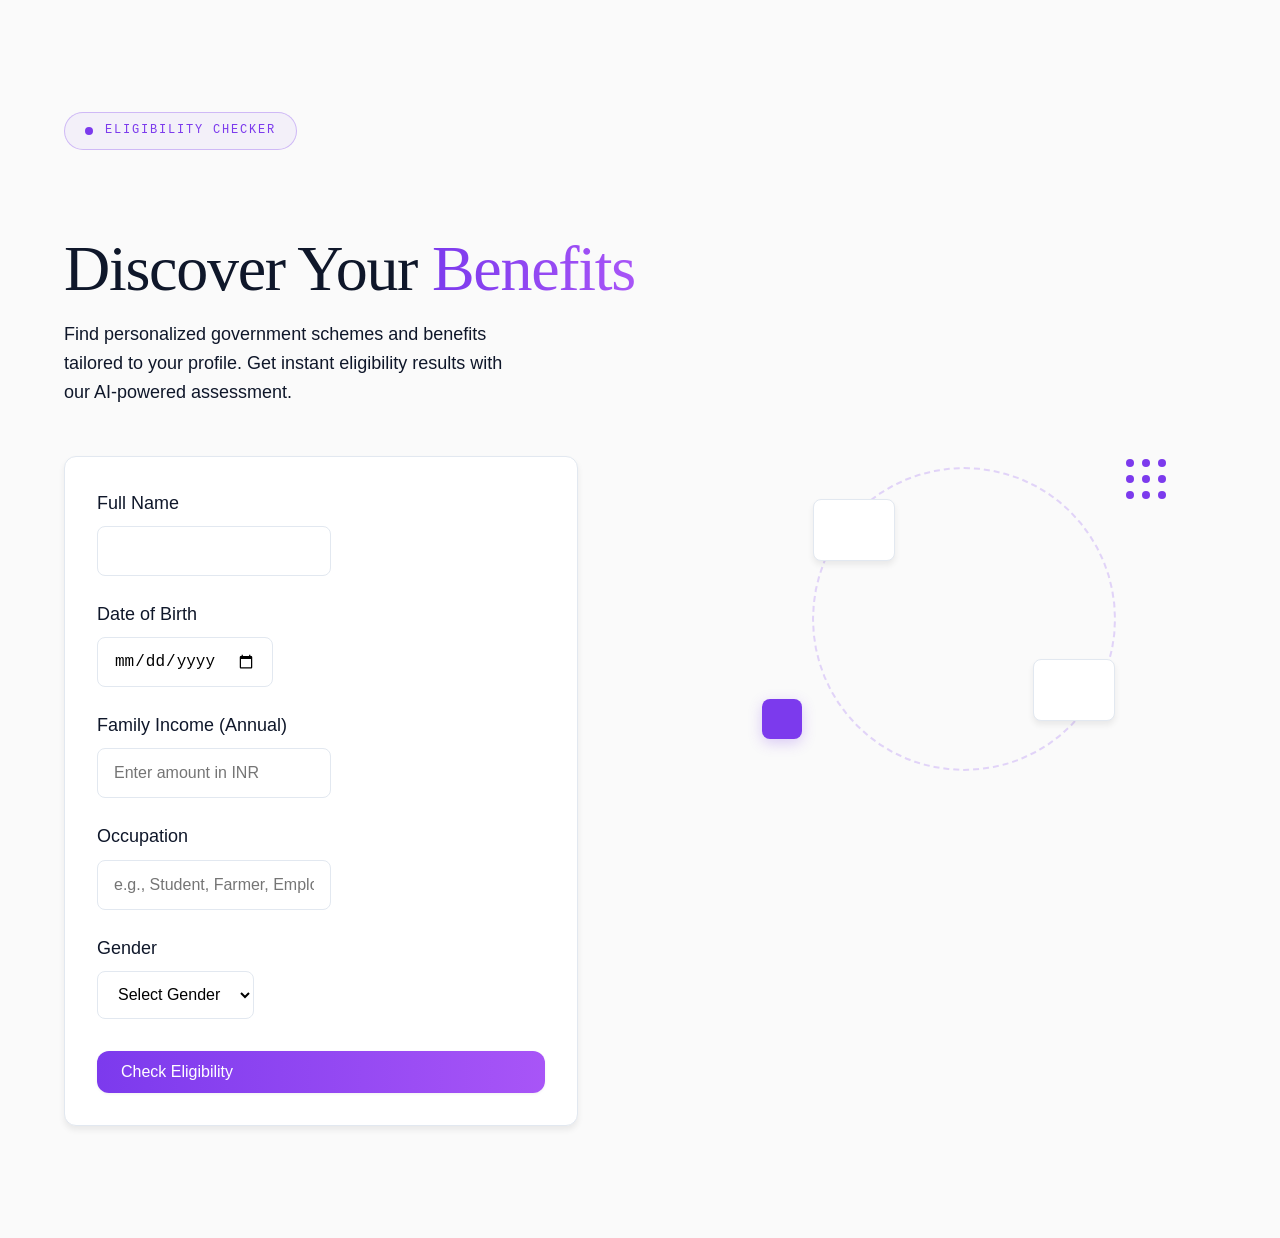
<file: templates/index.html>
<!DOCTYPE html>
<html lang="en">
<head>
  <meta charset="UTF-8">
  <meta name="viewport" content="width=device-width, initial-scale=1.0">
  <title>Yojna.ai - Hero Page</title>
  <link rel="stylesheet" href="index.css">
</head>
<body>
  <section class="hero section">
    <div class="container">
      <div class="hero-grid">
        <div>
          <div class="section-label" style="margin-bottom: 2rem;">
            <span class="dot"></span>
            <span>Eligibility Checker</span>
          </div>
          <h1 class="display" style="margin-bottom: 1rem;">Discover Your <span class="gradient-text">Benefits</span></h1>
          <p class="body" style="margin-bottom: 3rem; max-width: 28rem;">Find personalized government schemes and benefits tailored to your profile. Get instant eligibility results with our AI-powered assessment.</p>
          
          <div class="card" style="padding: 2rem; max-width: 28rem;">
            <form id="schemeForm">
              <div style="margin-bottom: 1.5rem;">
                <label for="fullName" class="body" style="display: block; margin-bottom: 0.5rem; font-weight: 500;">Full Name</label>
                <input type="text" id="fullName" name="fullName" class="input" required>
              </div>
              
              <div style="margin-bottom: 1.5rem;">
                <label for="dob" class="body" style="display: block; margin-bottom: 0.5rem; font-weight: 500;">Date of Birth</label>
                <input type="date" id="dob" name="dob" class="input" required>
              </div>
              
              <div style="margin-bottom: 1.5rem;">
                <label for="familyIncome" class="body" style="display: block; margin-bottom: 0.5rem; font-weight: 500;">Family Income (Annual)</label>
                <input type="number" id="familyIncome" name="familyIncome" class="input" placeholder="Enter amount in INR" required>
              </div>
              <div style="margin-bottom: 1.5rem;">
                <label for="occupation" class="body" style="display: block; margin-bottom: 0.5rem; font-weight: 500;">Occupation</label>
                <input type="text" id="occupation" name="occupation" class="input" placeholder="e.g., Student, Farmer, Employee" required>
              </div>
              
              <div style="margin-bottom: 2rem;">
                <label for="gender" class="body" style="display: block; margin-bottom: 0.5rem; font-weight: 500;">Gender</label>
                <select id="gender" name="gender" class="select" required>
                  <option value="">Select Gender</option>
                  <option value="male">Male</option>
                  <option value="female">Female</option>
                  <option value="other">Other</option>
                </select>
              </div>
              
              <button type="submit" class="btn btn-primary" style="width: 100%;">Check Eligibility</button>
            </form>
          </div>
        </div>
        
        <div class="hero-graphic">
          <div class="ring"></div>
          <div class="floating-card card1"></div>
          <div class="floating-card card2"></div>
          <div class="accent-block"></div>
          <div class="dots">
            <div class="dot"></div>
            <div class="dot"></div>
            <div class="dot"></div>
            <div class="dot"></div>
            <div class="dot"></div>
            <div class="dot"></div>
            <div class="dot"></div>
            <div class="dot"></div>
            <div class="dot"></div>
          </div>
        </div>
      </div>
    </div>
  </section>

  <script src="script.js"></script>
</body>
</html>
</file>
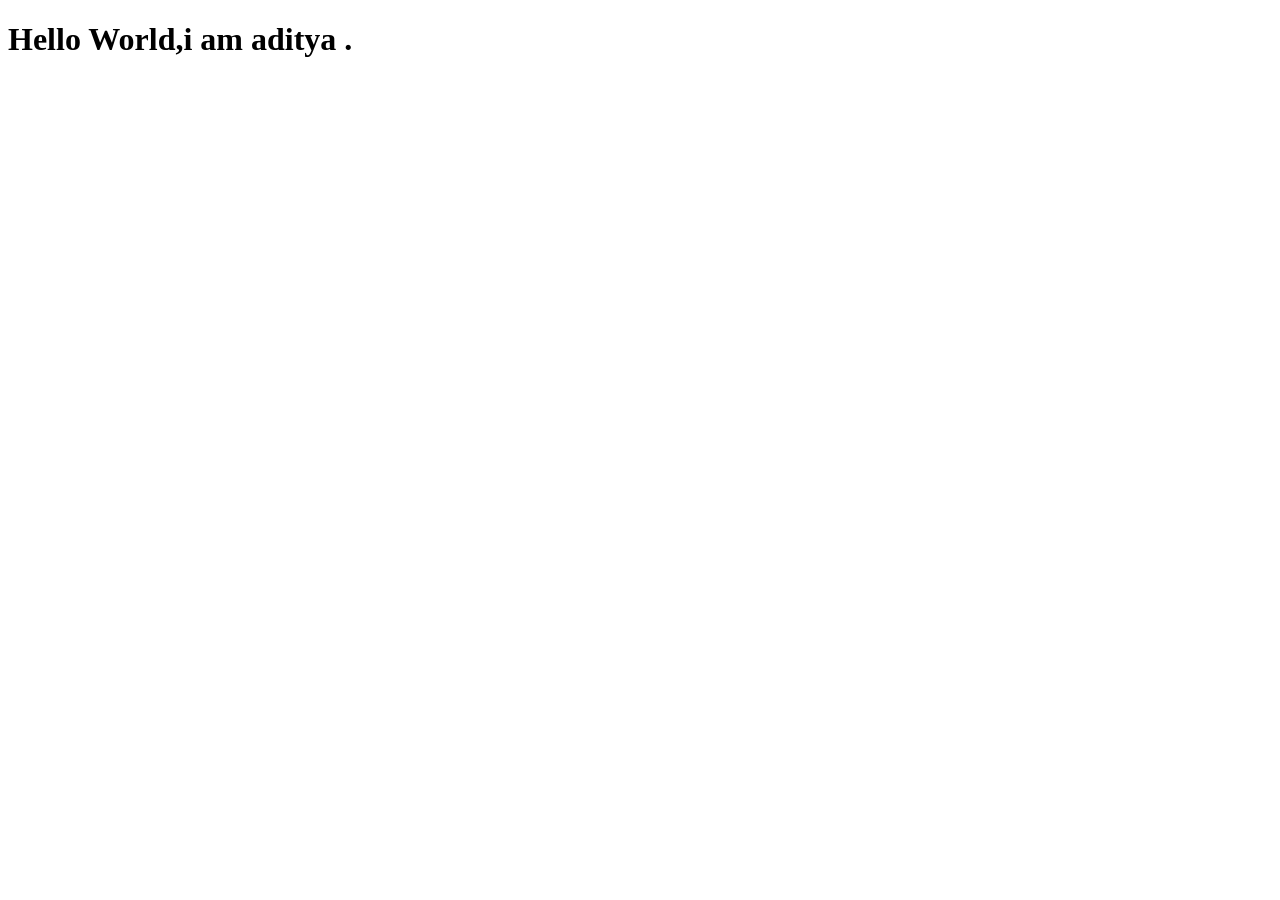
<file: templates/home.html>
<!DOCTYPE html>
<html>
    <head>
        <meta charset="utf-8">
        <meta http-equiv="X-UA-Compatible" content="IE=edge">
        <title>Homepage</title>
        <meta name="description" content="">
        <meta name="viewport" content="width=device-width, initial-scale=1">
        <link rel="stylesheet" href="">
    </head>
    <body>
        <h1>Hello World,i am aditya .</h1>
    </body>
</html>
</file>
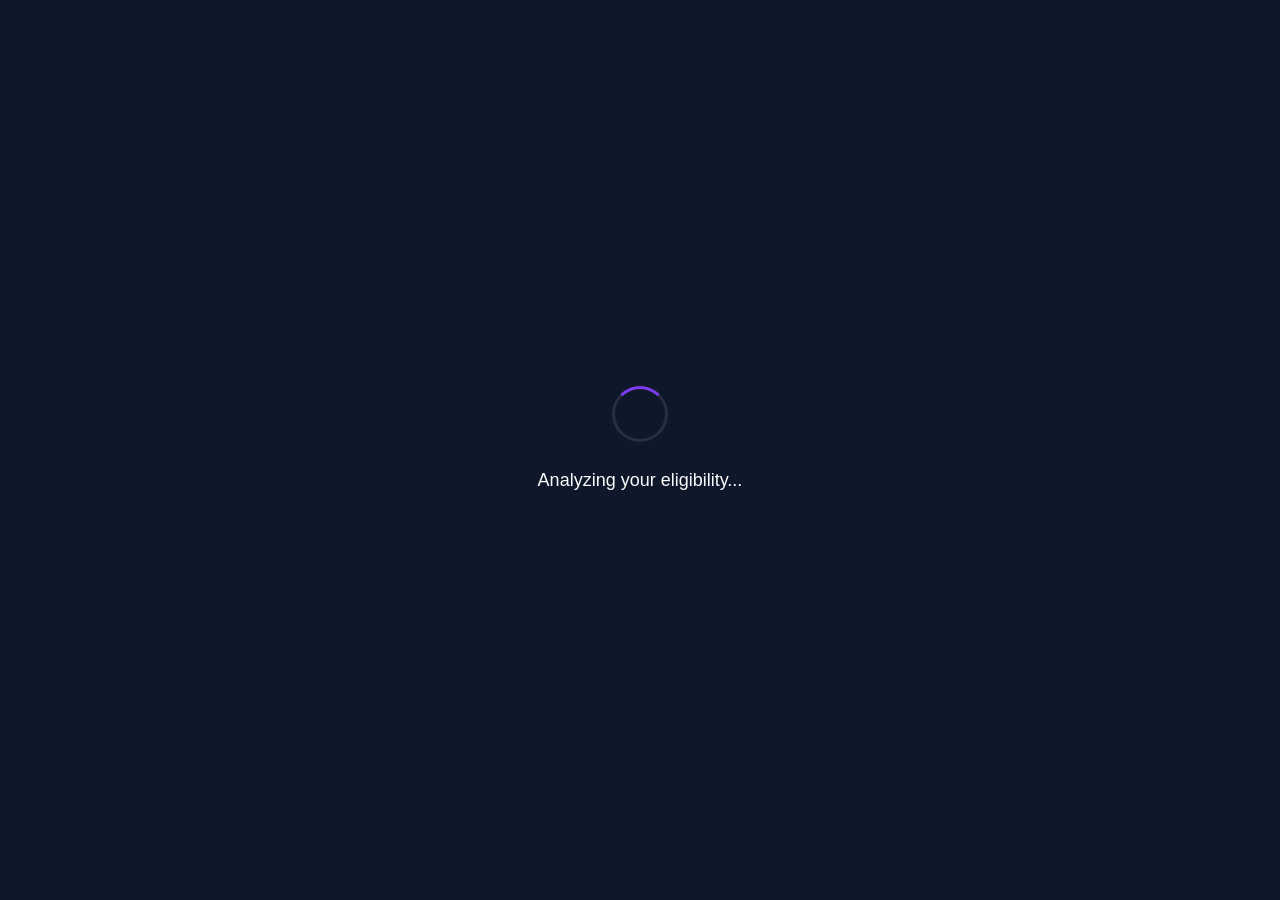
<file: templates/result.html>
<!DOCTYPE html>
<html lang="en">
<head>
  <meta charset="UTF-8">
  <meta name="viewport" content="width=device-width, initial-scale=1.0">
  <title>Yojna.ai - Results</title>
  <link rel="stylesheet" href="result.css">
</head>
<body>
  <div class="loading" id="loadingSection">
    <div class="spinner"></div>
    <p class="body" style="margin-top: 1.5rem;">Analyzing your eligibility...</p>
  </div>

  <section class="inverted section dot-pattern" id="resultSection" style="display: none;">
    <div class="container">
      <div class="result-section">
        <div style="text-align: center; max-width: 48rem; margin: 0 auto;">
          <div class="section-label" style="margin-bottom: 2rem; justify-content: center;">
            <span class="dot"></span>
            <span>Eligibility Results</span>
          </div>
          <h2 class="h1 gradient-text" style="margin-bottom: 1rem;">Your Personalized Benefits</h2>
          <p class="body" style="margin-bottom: 3rem; max-width: 32rem; margin-left: auto; margin-right: auto;">Based on your profile, here are the government schemes you may be eligible for. These results are personalized and may vary based on additional criteria.</p>

          <!-- Results Container for Backend Data -->
          <div id="resultsContainer" class="results-container">
            <!-- Results will be dynamically populated here -->
            <div class="loading-results">
              <div class="spinner" style="width: 40px; height: 40px; margin: 0 auto 1rem;"></div>
              <p class="body">Loading your personalized results...</p>
            </div>
          </div>

          <div style="text-align: center;">
            <button class="btn btn-primary" onclick="window.location.href='index.html'" style="margin-right: 1rem;">
              <svg width="16" height="16" viewBox="0 0 24 24" fill="none" xmlns="http://www.w3.org/2000/svg" style="margin-right: 0.5rem;">
                <path d="M19 12H5M12 19L5 12L12 5" stroke="currentColor" stroke-width="2" stroke-linecap="round" stroke-linejoin="round"/>
              </svg>
              Check for New Profile
            </button>
            <button class="btn btn-primary">
              <svg width="16" height="16" viewBox="0 0 24 24" fill="none" xmlns="http://www.w3.org/2000/svg" style="margin-right: 0.5rem;">
                <path d="M21 15V19C21 19.5304 20.7893 20.0391 20.4142 20.4142C20.0391 20.7893 19.5304 21 19 21H5C4.46957 21 3.96086 20.7893 3.58579 20.4142C3.21071 20.0391 3 19.5304 3 19V15" stroke="currentColor" stroke-width="2" stroke-linecap="round" stroke-linejoin="round"/>
                <path d="M7 10L12 15L17 10" stroke="currentColor" stroke-width="2" stroke-linecap="round" stroke-linejoin="round"/>
                <path d="M12 15V3" stroke="currentColor" stroke-width="2" stroke-linecap="round" stroke-linejoin="round"/>
              </svg>
              Download Full Report
            </button>
          </div>
        </div>
      </div>
    </div>
  </section>

  <script src="script.js"></script>
</body>
</html>
</file>
<file: templates/index.css>
/* Design Tokens */
:root {
  --background: #FAFAFA;
  --foreground: #0F172A;
  --muted: #F1F5F9;
  --muted-foreground: #64748B;
  --accent: #7C3AED;
  --accent-secondary: #A855F7;
  --accent-foreground: #FFFFFF;
  --border: #E2E8F0;
  --card: #FFFFFF;
  --ring: #7C3AED;
}

/* Fonts */
@import url('https://fonts.googleapis.com/css2?family=Inter:wght@400;500;600;700&family=Calistoga&family=JetBrains+Mono:wght@400;500&display=swap');

body {
  font-family: 'Inter', system-ui, sans-serif;
  margin: 0;
  padding: 0;
  color: var(--foreground);
  background: var(--background);
  line-height: 1.625;
}

/* Typography */
.display {
  font-family: 'Calistoga', serif;
  font-size: clamp(2.75rem, 5vw, 5.25rem);
  font-weight: 400;
  letter-spacing: -0.02em;
  line-height: 1.05;
}

.h1 {
  font-family: 'Calistoga', serif;
  font-size: clamp(2rem, 4vw, 3.25rem);
  font-weight: 400;
  line-height: 1.15;
}

.h2 {
  font-family: 'Inter', sans-serif;
  font-size: clamp(1.125rem, 2.5vw, 2rem);
  font-weight: 600;
  letter-spacing: -0.01em;
}

.body {
  font-family: 'Inter', sans-serif;
  font-size: clamp(0.875rem, 2vw, 1.125rem);
  font-weight: 400;
}

.label {
  font-family: 'JetBrains Mono', monospace;
  font-size: 0.75rem;
  font-weight: 400;
  letter-spacing: 0.15em;
  text-transform: uppercase;
}

.gradient-text {
  background: linear-gradient(to right, var(--accent), var(--accent-secondary));
  -webkit-background-clip: text;
  background-clip: text;
  color: transparent;
}

.gradient-bg {
  background: linear-gradient(to right, var(--accent), var(--accent-secondary));
}

.gradient-border {
  background: linear-gradient(to right, var(--accent), var(--accent-secondary));
  padding: 2px;
  border-radius: 12px;
}

.gradient-border > * {
  background: var(--card);
  border-radius: calc(12px - 2px);
  height: 100%;
  width: 100%;
}

/* Layout */
.container {
  max-width: 72rem;
  margin: 0 auto;
  padding: 0 1rem;
}

.section {
  padding: 7rem 0;
}

.hero-grid {
  display: grid;
  grid-template-columns: 1.1fr 0.9fr;
  gap: 2rem;
  align-items: center;
}

/* Components */
.card {
  background: var(--card);
  border: 1px solid var(--border);
  border-radius: 12px;
  box-shadow: 0 4px 6px rgba(0,0,0,0.07);
  transition: all 0.3s ease-out;
}

.card:hover {
  box-shadow: 0 20px 25px rgba(0,0,0,0.1);
}

.btn {
  display: inline-flex;
  align-items: center;
  gap: 0.5rem;
  padding: 0.75rem 1.5rem;
  border-radius: 12px;
  font-weight: 500;
  font-size: 1rem;
  cursor: pointer;
  transition: all 0.2s ease-out;
  border: none;
  position: relative;
  overflow: hidden;
}

.btn-primary {
  background: linear-gradient(to right, var(--accent), var(--accent-secondary));
  color: var(--accent-foreground);
  box-shadow: 0 1px 3px rgba(0,0,0,0.06);
}

.btn-primary:hover {
  transform: translateY(-2px);
  box-shadow: 0 8px 24px rgba(124,58,237,0.35);
  filter: brightness(1.1);
}

.btn-primary:active {
  transform: translateY(0) scale(0.98);
}

.btn-secondary {
  background: transparent;
  color: var(--foreground);
  border: 1px solid var(--border);
}

.btn-secondary:hover {
  background: var(--muted);
  border-color: rgba(124,58,237,0.3);
}

.input {
  height: 3rem;
  border: 1px solid var(--border);
  border-radius: 8px;
  padding: 0 1rem;
  font-size: 1rem;
  transition: border-color 0.2s ease;
  background: transparent;
}

.input:focus {
  outline: none;
  border-color: var(--accent);
  box-shadow: 0 0 0 2px rgba(124,58,237,0.2);
}

.select {
  height: 3rem;
  border: 1px solid var(--border);
  border-radius: 8px;
  padding: 0 1rem;
  font-size: 1rem;
  transition: border-color 0.2s ease;
  background: transparent;
}

.select:focus {
  outline: none;
  border-color: var(--accent);
  box-shadow: 0 0 0 2px rgba(124,58,237,0.2);
}

.section-label {
  display: inline-flex;
  align-items: center;
  gap: 0.75rem;
  padding: 0.5rem 1.25rem;
  border-radius: 9999px;
  border: 1px solid rgba(124,58,237,0.3);
  background: rgba(124,58,237,0.05);
  font-family: 'JetBrains Mono', monospace;
  font-size: 0.75rem;
  font-weight: 400;
  letter-spacing: 0.15em;
  text-transform: uppercase;
  color: var(--accent);
}

.section-label .dot {
  width: 0.5rem;
  height: 0.5rem;
  border-radius: 50%;
  background: var(--accent);
  animation: pulse 2s infinite;
}

@keyframes pulse {
  0%, 100% { opacity: 1; transform: scale(1); }
  50% { opacity: 0.7; transform: scale(1.3); }
}

/* Animations */
@keyframes float {
  0%, 100% { transform: translateY(0px); }
  50% { transform: translateY(-10px); }
}

@keyframes rotate {
  from { transform: rotate(0deg); }
  to { transform: rotate(360deg); }
}

.floating {
  animation: float 5s ease-in-out infinite;
}

.floating-delayed {
  animation: float 4s ease-in-out infinite;
  animation-delay: 1s;
}

.rotating {
  animation: rotate 60s linear infinite;
}

/* Hero Graphic */
.hero-graphic {
  position: relative;
  width: 100%;
  height: 400px;
}

.hero-graphic .ring {
  position: absolute;
  top: 50%;
  left: 50%;
  width: 300px;
  height: 300px;
  border: 2px dashed rgba(124,58,237,0.2);
  border-radius: 50%;
  transform: translate(-50%, -50%);
  animation: rotate 60s linear infinite;
}

.hero-graphic .floating-card {
  position: absolute;
  width: 80px;
  height: 60px;
  background: var(--card);
  border: 1px solid var(--border);
  border-radius: 8px;
  box-shadow: 0 4px 6px rgba(0,0,0,0.07);
}

.hero-graphic .card1 {
  top: 20%;
  left: 20%;
  animation: float 5s ease-in-out infinite;
}

.hero-graphic .card2 {
  top: 60%;
  right: 20%;
  animation: float 4s ease-in-out infinite;
  animation-delay: 1s;
}

.hero-graphic .accent-block {
  position: absolute;
  bottom: 20%;
  left: 10%;
  width: 40px;
  height: 40px;
  background: var(--accent);
  border-radius: 8px;
  box-shadow: 0 4px 14px rgba(124,58,237,0.25);
}

.hero-graphic .dots {
  position: absolute;
  top: 10%;
  right: 10%;
  display: grid;
  grid-template-columns: repeat(3, 1fr);
  gap: 8px;
}

.hero-graphic .dot {
  width: 8px;
  height: 8px;
  background: var(--accent);
  border-radius: 50%;
}

/* Responsive */
@media (max-width: 768px) {
  .section {
    padding: 4rem 0;
  }
  .hero-grid {
    grid-template-columns: 1fr;
    gap: 3rem;
  }
  .display {
    font-size: clamp(2rem, 8vw, 2.75rem);
  }
  .h1 {
    font-size: clamp(1.5rem, 6vw, 2rem);
  }
  .hero-graphic {
    height: 300px;
  }
  .hero-graphic .ring {
    width: 200px;
    height: 200px;
  }
}
</file>
<file: templates/result.css>
/* Design Tokens */
:root {
  --background: #FAFAFA;
  --foreground: #0F172A;
  --muted: #F1F5F9;
  --muted-foreground: #64748B;
  --accent: #7C3AED;
  --accent-secondary: #A855F7;
  --accent-foreground: #FFFFFF;
  --border: #E2E8F0;
  --card: #FFFFFF;
  --ring: #7C3AED;
}

/* Fonts */
@import url('https://fonts.googleapis.com/css2?family=Inter:wght@400;500;600;700&family=Calistoga&family=JetBrains+Mono:wght@400;500&display=swap');

body {
  font-family: 'Inter', system-ui, sans-serif;
  margin: 0;
  padding: 0;
  color: var(--foreground);
  background: var(--background);
  line-height: 1.625;
}

/* Typography */
.display {
  font-family: 'Calistoga', serif;
  font-size: clamp(2.75rem, 5vw, 5.25rem);
  font-weight: 400;
  letter-spacing: -0.02em;
  line-height: 1.05;
}

.h1 {
  font-family: 'Calistoga', serif;
  font-size: clamp(2rem, 4vw, 3.25rem);
  font-weight: 400;
  line-height: 1.15;
}

.h2 {
  font-family: 'Inter', sans-serif;
  font-size: clamp(1.125rem, 2.5vw, 2rem);
  font-weight: 600;
  letter-spacing: -0.01em;
}

.body {
  font-family: 'Inter', sans-serif;
  font-size: clamp(0.875rem, 2vw, 1.125rem);
  font-weight: 400;
}

.label {
  font-family: 'JetBrains Mono', monospace;
  font-size: 0.75rem;
  font-weight: 400;
  letter-spacing: 0.15em;
  text-transform: uppercase;
}

.gradient-text {
  background: linear-gradient(to right, var(--accent), var(--accent-secondary));
  -webkit-background-clip: text;
  background-clip: text;
  color: transparent;
}

.gradient-bg {
  background: linear-gradient(to right, var(--accent), var(--accent-secondary));
}

.gradient-border {
  background: linear-gradient(to right, var(--accent), var(--accent-secondary));
  padding: 2px;
  border-radius: 12px;
}

.gradient-border > * {
  background: var(--card);
  border-radius: calc(12px - 2px);
  height: 100%;
  width: 100%;
}

/* Layout */
.container {
  max-width: 72rem;
  margin: 0 auto;
  padding: 0 1rem;
}

.section {
  padding: 7rem 0;
}

.inverted {
  background: var(--foreground);
  color: var(--background);
}

.inverted .gradient-text {
  background: linear-gradient(to right, var(--accent), var(--accent-secondary));
  -webkit-background-clip: text;
  background-clip: text;
  color: transparent;
}

.dot-pattern {
  background-image: radial-gradient(circle, rgba(255,255,255,0.1) 1px, transparent 1px);
  background-size: 32px 32px;
}

/* Components */
.card {
  background: var(--card);
  border: 1px solid var(--border);
  border-radius: 12px;
  box-shadow: 0 4px 6px rgba(0,0,0,0.07);
  transition: all 0.3s ease-out;
}

.card:hover {
  box-shadow: 0 20px 25px rgba(0,0,0,0.1);
}

.btn {
  display: inline-flex;
  align-items: center;
  gap: 0.5rem;
  padding: 0.75rem 1.5rem;
  border-radius: 12px;
  font-weight: 500;
  font-size: 1rem;
  cursor: pointer;
  transition: all 0.2s ease-out;
  border: none;
  position: relative;
  overflow: hidden;
}

.btn-primary {
  background: linear-gradient(to right, var(--accent), var(--accent-secondary));
  color: var(--accent-foreground);
  box-shadow: 0 1px 3px rgba(0,0,0,0.06);
}

.btn-primary:hover {
  transform: translateY(-2px);
  box-shadow: 0 8px 24px rgba(124,58,237,0.35);
  filter: brightness(1.1);
}

.btn-primary:active {
  transform: translateY(0) scale(0.98);
}

.btn-secondary {
  background: transparent;
  color: var(--foreground);
  border: 1px solid var(--border);
}

.btn-secondary:hover {
  background: var(--muted);
  border-color: rgba(124,58,237,0.3);
}

.section-label {
  display: inline-flex;
  align-items: center;
  gap: 0.75rem;
  padding: 0.5rem 1.25rem;
  border-radius: 9999px;
  border: 1px solid rgba(124,58,237,0.3);
  background: rgba(124,58,237,0.05);
  font-family: 'JetBrains Mono', monospace;
  font-size: 0.75rem;
  font-weight: 400;
  letter-spacing: 0.15em;
  text-transform: uppercase;
  color: var(--accent);
}

.section-label .dot {
  width: 0.5rem;
  height: 0.5rem;
  border-radius: 50%;
  background: var(--accent);
  animation: pulse 2s infinite;
}

@keyframes pulse {
  0%, 100% { opacity: 1; transform: scale(1); }
  50% { opacity: 0.7; transform: scale(1.3); }
}

/* Loading */
.loading {
  display: flex;
  flex-direction: column;
  align-items: center;
  justify-content: center;
  min-height: 100vh;
  background: var(--foreground);
  color: var(--background);
}

.spinner {
  width: 50px;
  height: 50px;
  border: 3px solid rgba(255,255,255,0.1);
  border-top: 3px solid var(--accent);
  border-radius: 50%;
  animation: spin 1s linear infinite;
}

@keyframes spin {
  0% { transform: rotate(0deg); }
  100% { transform: rotate(360deg); }
}

/* Responsive */
@media (max-width: 768px) {
  .section {
    padding: 4rem 0;
  }
  .display {
    font-size: clamp(2rem, 8vw, 2.75rem);
  }
  .h1 {
    font-size: clamp(1.5rem, 6vw, 2rem);
  }
}

.result-section {
  min-height: 100vh;
  display: flex;
  align-items: center;
  justify-content: center;
}

/* Results Container */
.results-container {
  width: 100%;
  max-width: 64rem;
  margin-bottom: 3rem;
}

.single-result-card {
  background: var(--card);
  border: 1px solid var(--border);
  border-radius: 12px;
  padding: 2.5rem;
  box-shadow: 0 4px 6px rgba(0,0,0,0.07);
  transition: all 0.3s ease-out;
}

.single-result-card:hover {
  box-shadow: 0 20px 25px rgba(0,0,0,0.1);
  transform: translateY(-2px);
}

.schemes-list {
  display: flex;
  flex-direction: column;
  gap: 2rem;
}

.scheme-item {
  padding: 1.5rem;
  border: 1px solid var(--border);
  border-radius: 8px;
  background: rgba(124, 58, 237, 0.02);
  transition: all 0.2s ease-out;
}

.scheme-item:hover {
  background: rgba(124, 58, 237, 0.05);
  border-color: rgba(124, 58, 237, 0.2);
}

.scheme-header {
  display: flex;
  justify-content: space-between;
  align-items: flex-start;
  margin-bottom: 1rem;
  gap: 1rem;
}

.scheme-title {
  font-family: 'Inter', sans-serif;
  font-size: 1.25rem;
  font-weight: 600;
  color: var(--foreground);
  margin: 0;
  flex: 1;
}

.scheme-description {
  font-family: 'Inter', sans-serif;
  font-size: 1rem;
  color: var(--muted-foreground);
  margin: 0;
  line-height: 1.6;
}

.scheme-status {
  display: inline-flex;
  align-items: center;
  padding: 0.375rem 0.75rem;
  border-radius: 16px;
  font-family: 'JetBrains Mono', monospace;
  font-size: 0.7rem;
  font-weight: 500;
  letter-spacing: 0.1em;
  text-transform: uppercase;
  white-space: nowrap;
  flex-shrink: 0;
}

.status-eligible {
  background: rgba(34, 197, 94, 0.1);
  color: #16a34a;
  border: 1px solid rgba(34, 197, 94, 0.2);
}

.status-high-match {
  background: rgba(124, 58, 237, 0.1);
  color: var(--accent);
  border: 1px solid rgba(124, 58, 237, 0.2);
}

.status-potential {
  background: rgba(245, 158, 11, 0.1);
  color: #d97706;
  border: 1px solid rgba(245, 158, 11, 0.2);
}

.status-not-eligible {
  background: rgba(239, 68, 68, 0.1);
  color: #dc2626;
  border: 1px solid rgba(239, 68, 68, 0.2);
}

.loading-results {
  text-align: center;
  padding: 3rem;
  color: var(--background);
}

.loading-results .spinner {
  width: 40px;
  height: 40px;
  border: 3px solid rgba(255,255,255,0.1);
  border-top: 3px solid var(--accent);
  border-radius: 50%;
  animation: spin 1s linear infinite;
  margin: 0 auto 1rem;
}

.loading-results p {
  font-family: 'Inter', sans-serif;
  font-size: 1rem;
  margin: 0;
}

.no-results {
  text-align: center;
  padding: 2rem;
  color: var(--foreground);
}

.no-results p {
  font-family: 'Inter', sans-serif;
  font-size: 1.125rem;
  margin-bottom: 0.5rem;
}

.no-results .body {
  font-size: 1rem;
  opacity: 0.8;
}
</file>
